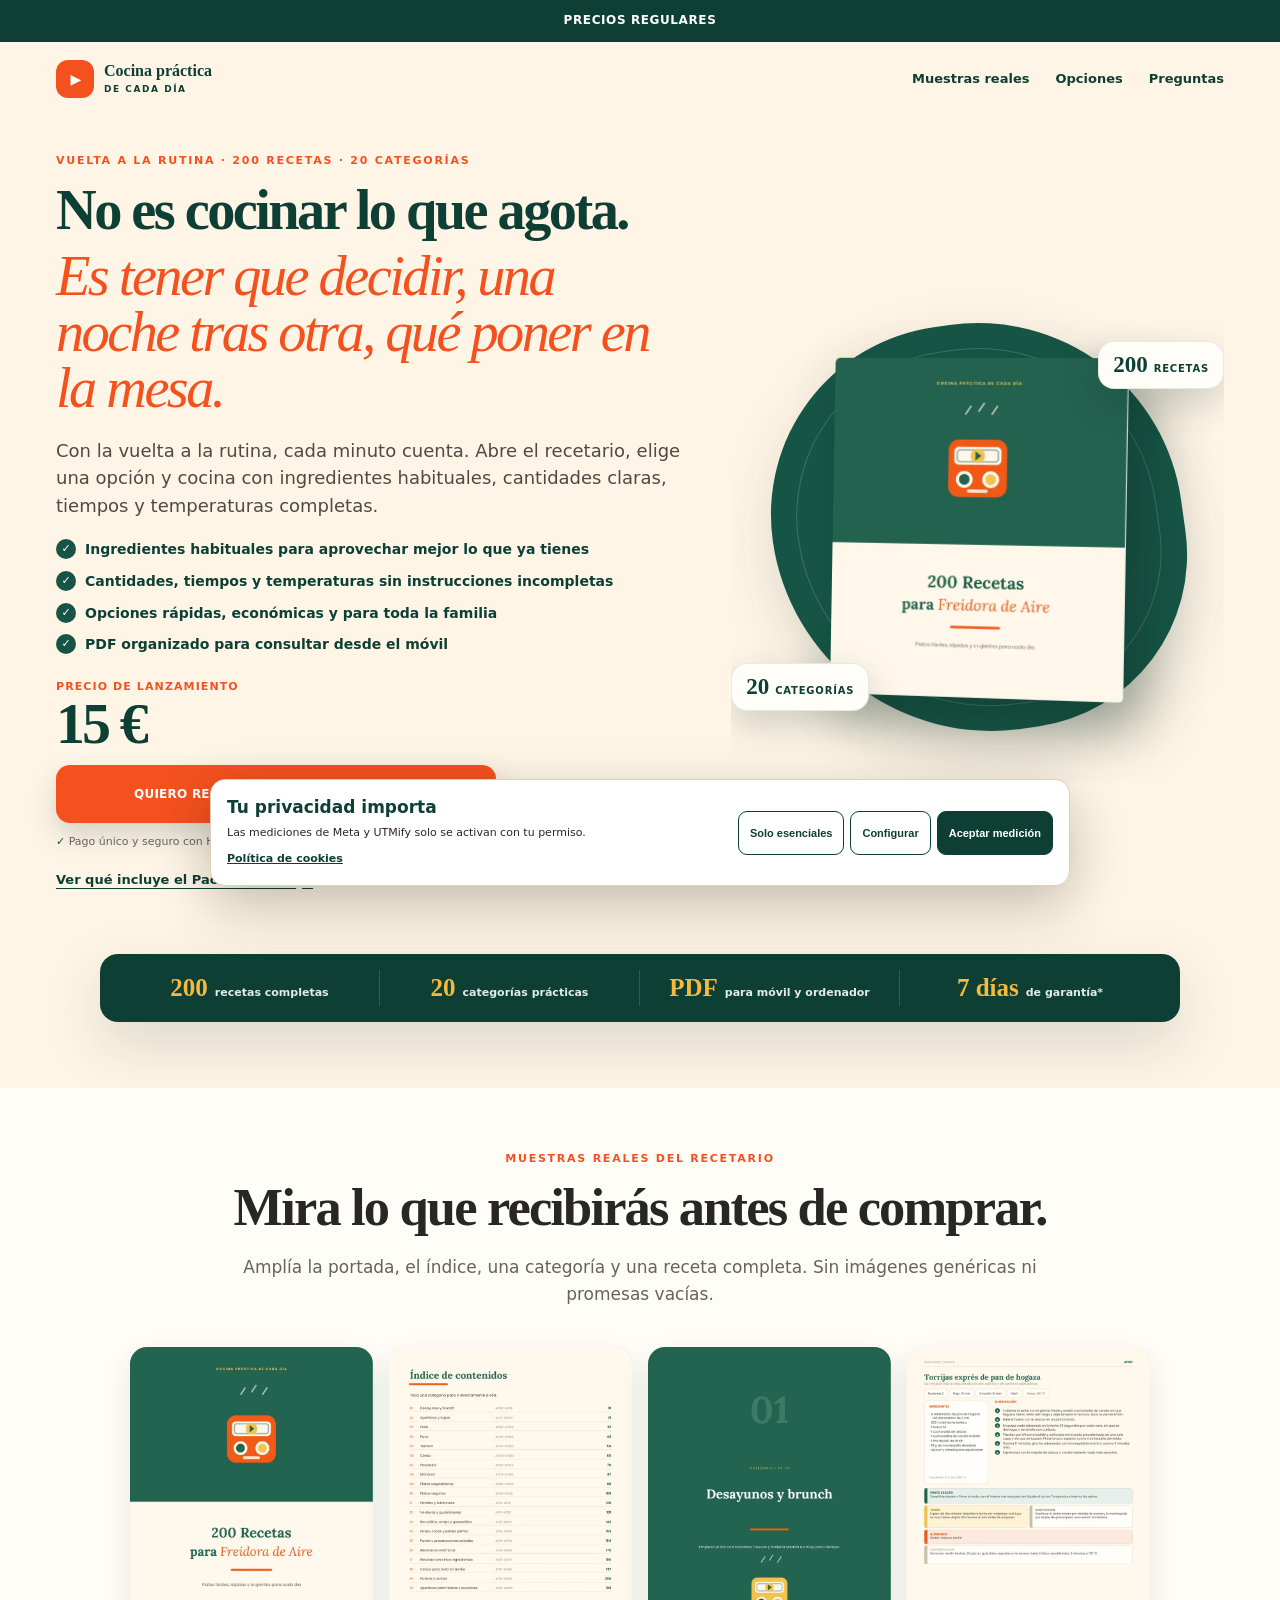
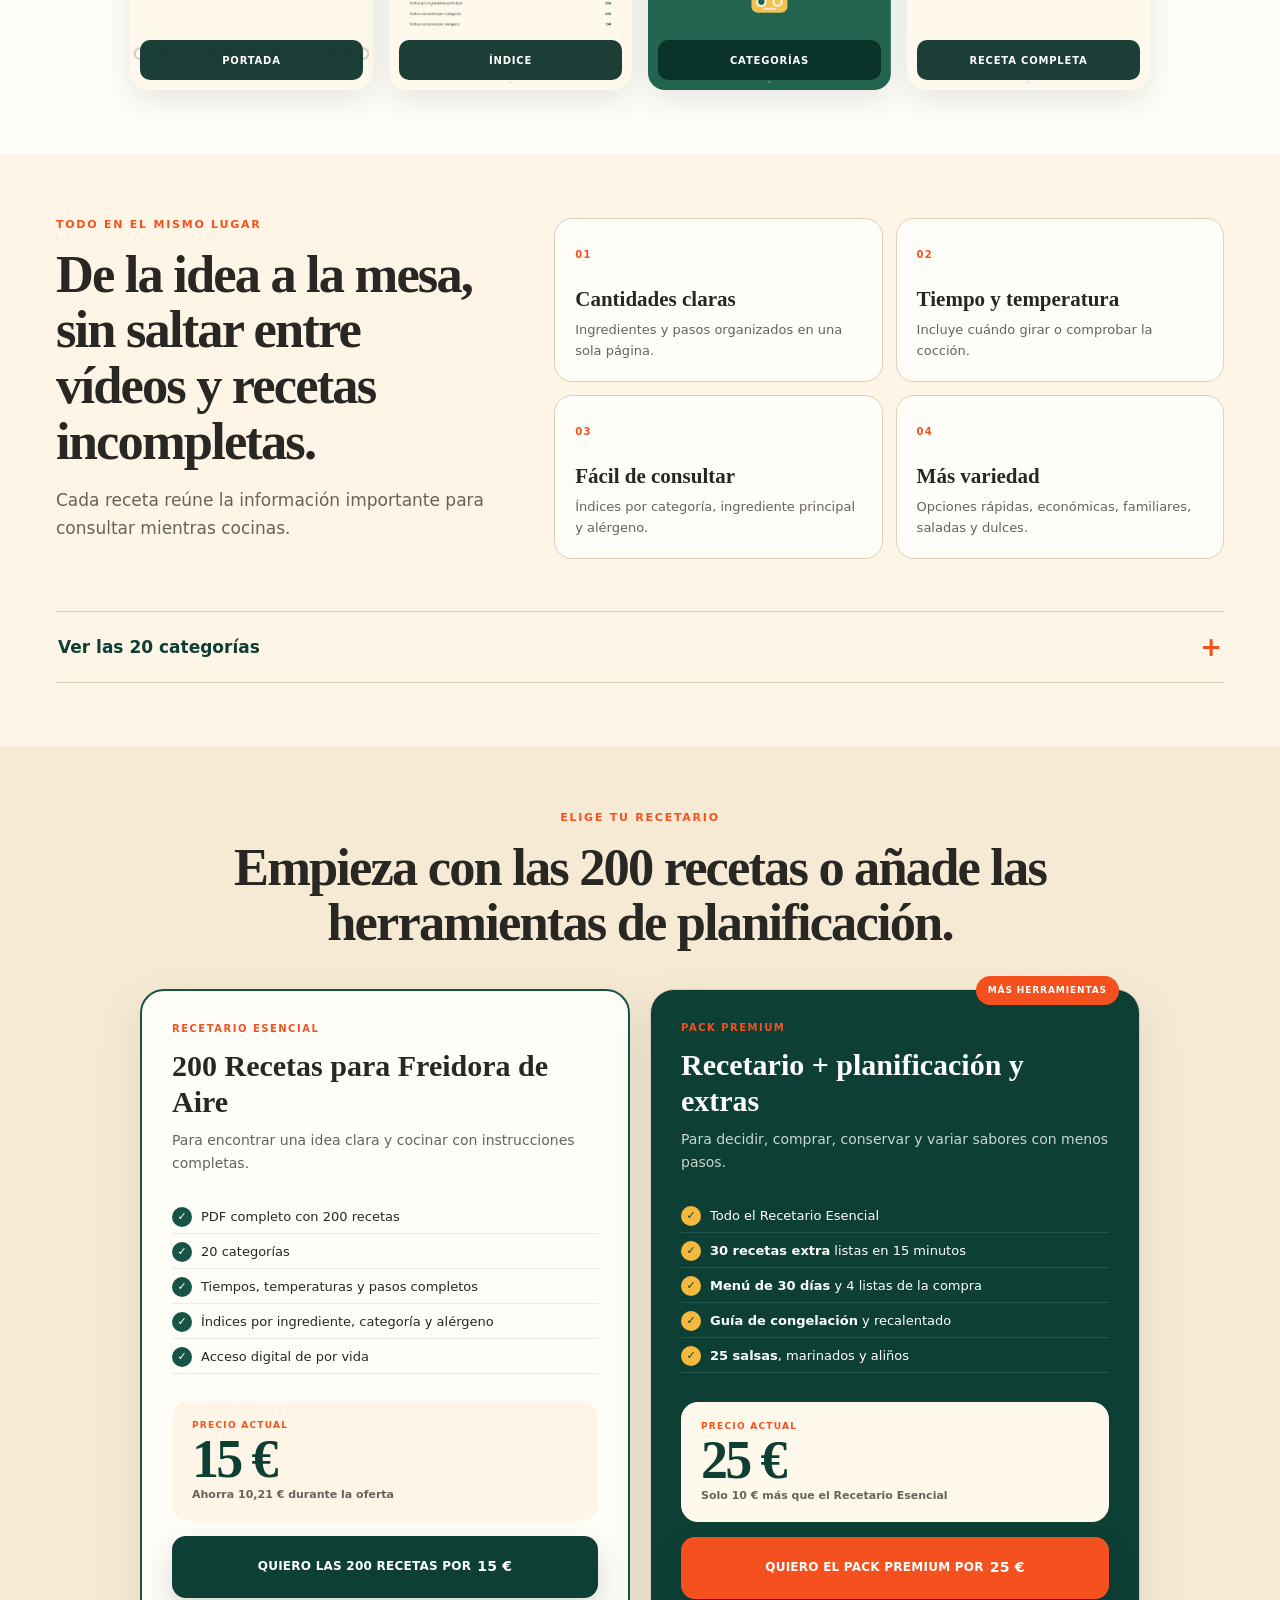
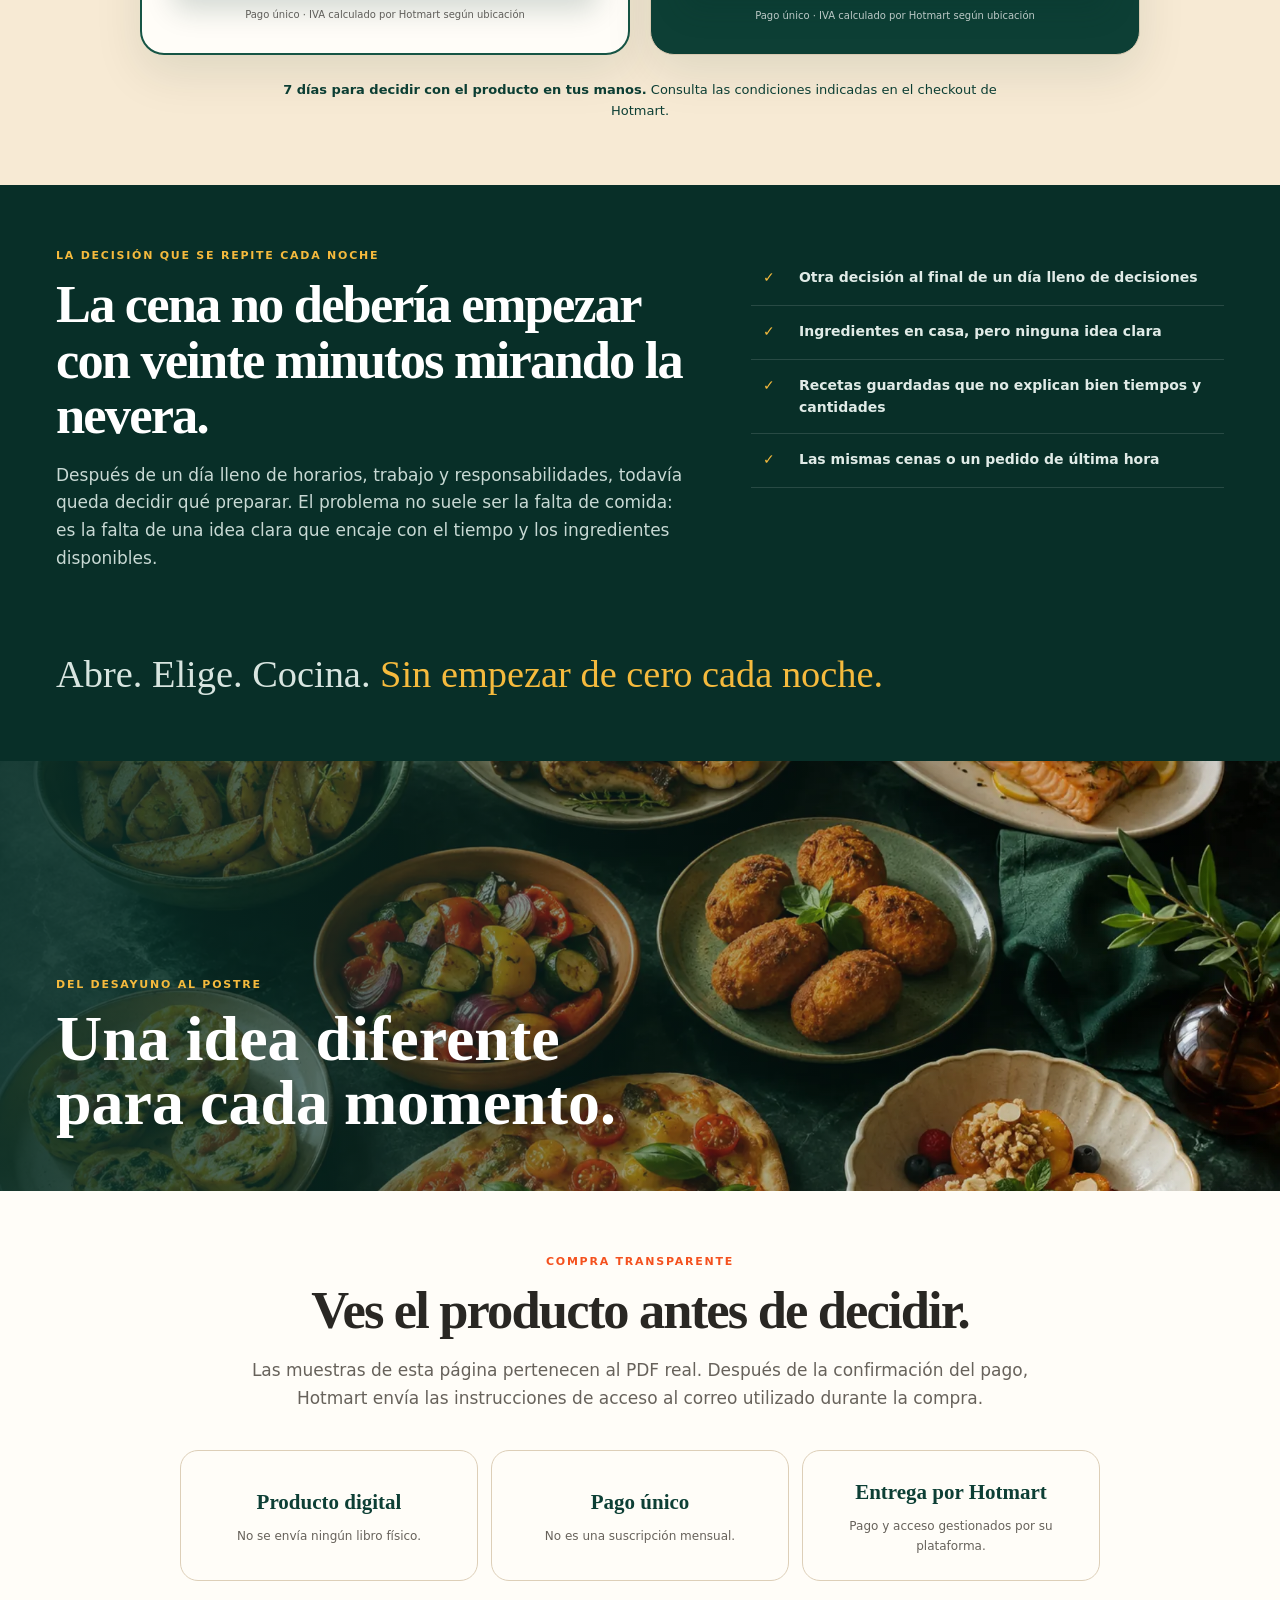
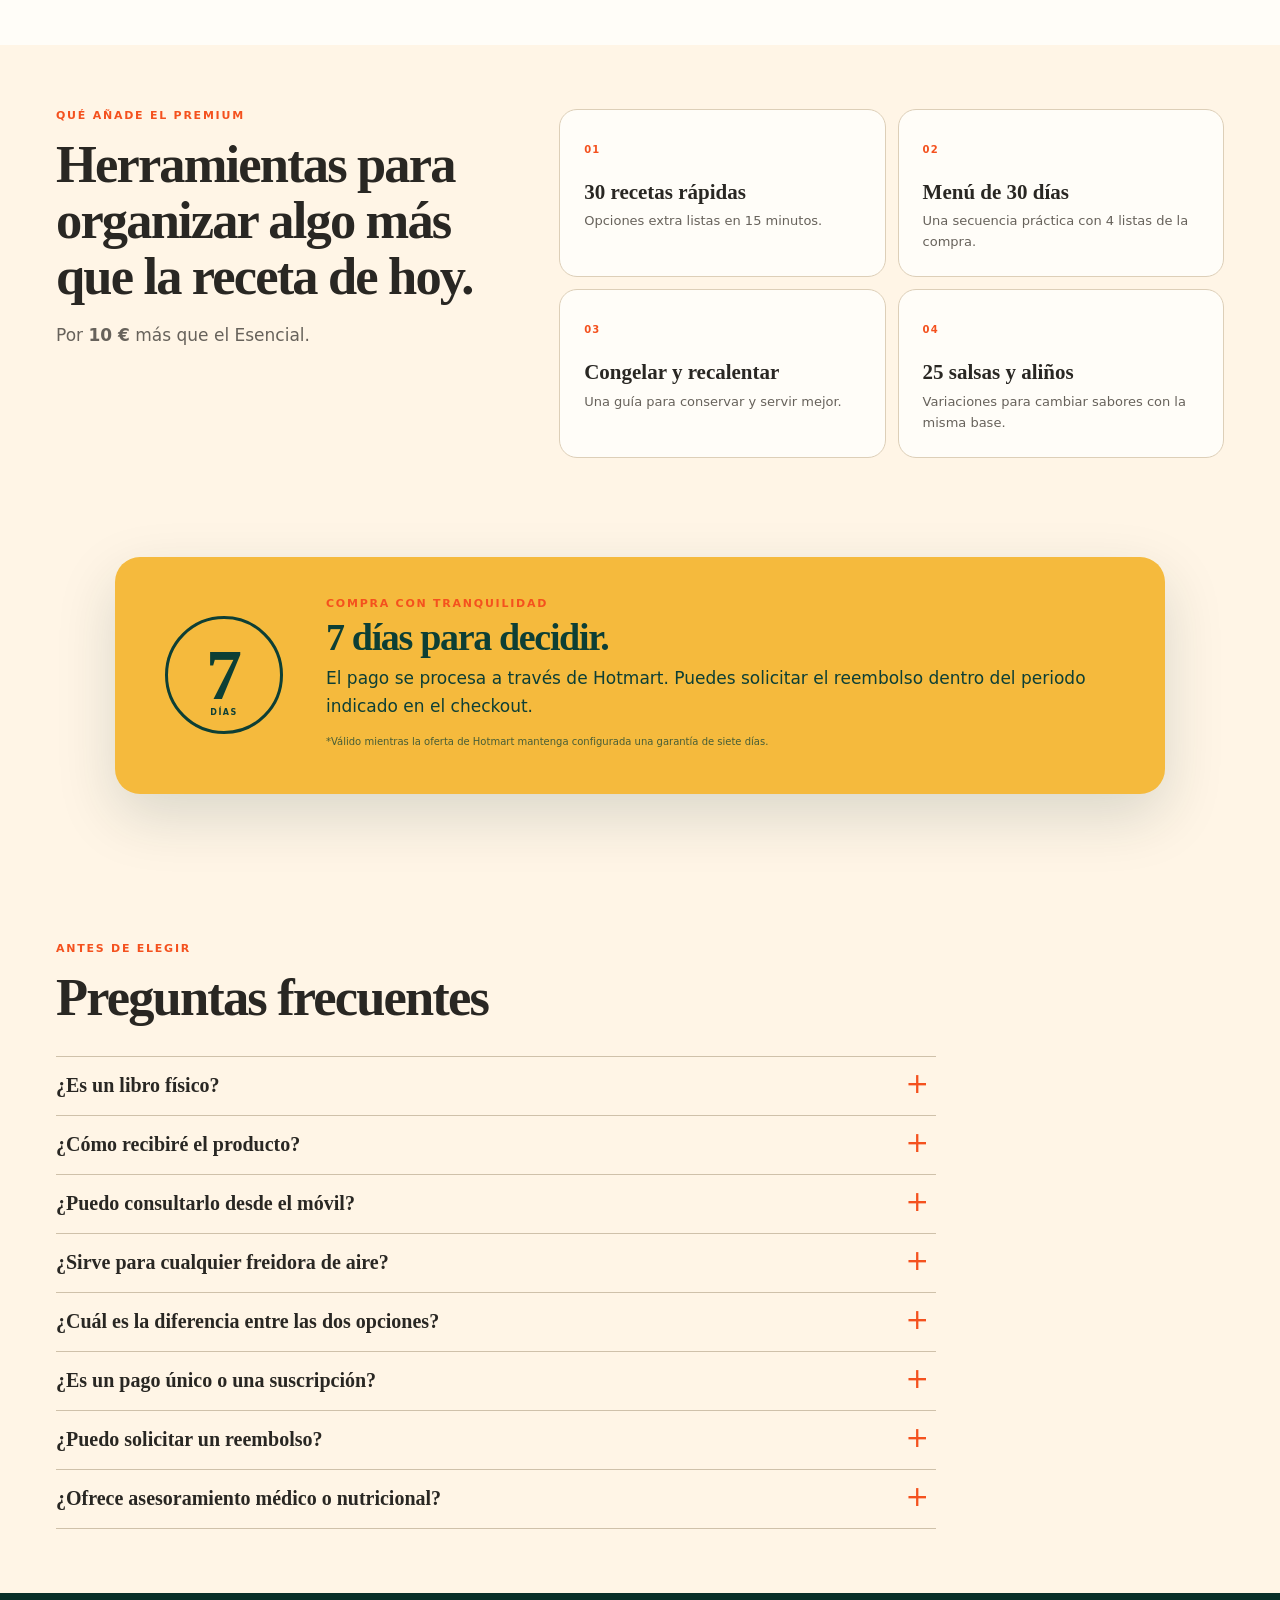
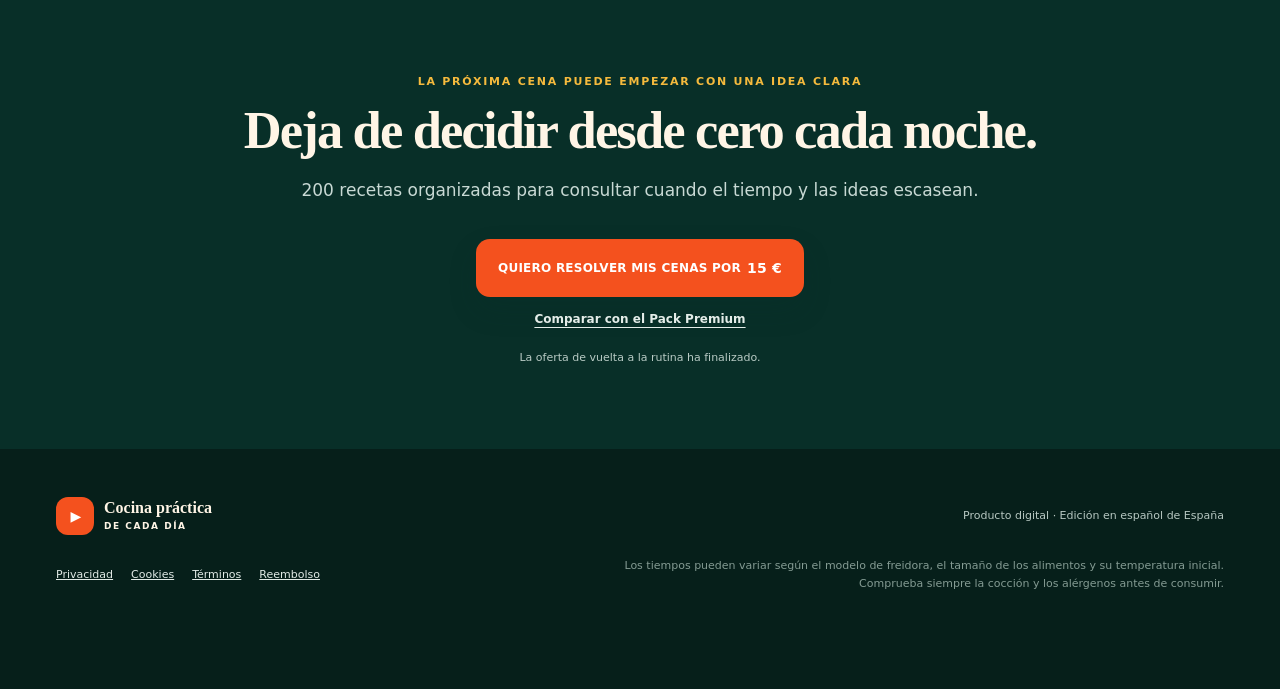
<file: index.html>
<!doctype html>
<html lang="es-ES">
<head>
  <meta charset="utf-8">
  <meta name="viewport" content="width=device-width, initial-scale=1, viewport-fit=cover">
  <meta name="theme-color" content="#0d3f35">
  <meta name="description" content="200 recetas para freidora de aire organizadas para decidir qué cocinar con ingredientes habituales, cantidades claras, tiempos y temperaturas completas.">
  <meta name="robots" content="index,follow">
  <link rel="canonical" href="https://pagina-de-vendas-airfryer-es.vercel.app/">
  <meta property="og:type" content="website">
  <meta property="og:locale" content="es_ES">
  <meta property="og:title" content="200 recetas para decidir la cena sin empezar de cero">
  <meta property="og:description" content="Abre el recetario, elige una opción y cocina con instrucciones completas desde el móvil.">
  <meta property="og:url" content="https://pagina-de-vendas-airfryer-es.vercel.app/">
  <meta property="og:image" content="https://pagina-de-vendas-airfryer-es.vercel.app/assets/cover.webp">
  <title>200 recetas para decidir la cena sin empezar de cero</title>
  <link rel="icon" href="assets/cover.webp" type="image/webp">
  <link rel="preload" href="assets/cover.webp" as="image" type="image/webp">
  <link rel="stylesheet" href="assets/styles.css?v=20260905c">
</head>
<body>
  <a class="skip-link" href="#contenido">Saltar al contenido</a>
  <aside class="launch-bar" id="launchBar" aria-label="Oferta de vuelta a la rutina">
    <span class="launch-bar__label" id="promotionLabel">OFERTA VUELTA A LA RUTINA</span>
    <span class="launch-bar__timer" id="promotionTimer">Termina en <strong id="countdown">—</strong></span>
  </aside>
  <header class="site-header">
    <a class="brand" href="#inicio" aria-label="Cocina práctica de cada día, inicio"><span class="brand__mark" aria-hidden="true">▶</span><span>Cocina práctica<br><small>de cada día</small></span></a>
    <nav aria-label="Navegación principal"><a href="#muestras">Muestras reales</a><a href="#ofertas">Opciones</a><a href="#preguntas">Preguntas</a></nav>
  </header>
  <main id="contenido">
    <section class="hero" id="inicio">
      <div class="hero__copy reveal">
        <p class="eyebrow">VUELTA A LA RUTINA · 200 RECETAS · 20 CATEGORÍAS</p>
        <h1>No es cocinar lo que agota. <em>Es tener que decidir, una noche tras otra, qué poner en la mesa.</em></h1>
        <p class="hero__lead">Con la vuelta a la rutina, cada minuto cuenta. Abre el recetario, elige una opción y cocina con ingredientes habituales, cantidades claras, tiempos y temperaturas completas.</p>
        <ul class="check-list check-list--hero"><li>Ingredientes habituales para aprovechar mejor lo que ya tienes</li><li>Cantidades, tiempos y temperaturas sin instrucciones incompletas</li><li>Opciones rápidas, económicas y para toda la familia</li><li>PDF organizado para consultar desde el móvil</li></ul>
        <div class="hero-price" aria-label="Precio del Recetario Esencial"><span>Precio de lanzamiento</span><strong data-current-price="essential">4,79 €</strong><small>Precio después del lanzamiento: <s data-standard-price="essential">15 €</s></small></div>
        <a class="button button--orange button--hero checkout-link" data-offer="essential" href="https://pay.hotmart.com/M107457113D?checkoutMode=10&amp;bid=1788626924723">QUIERO RESOLVER MIS CENAS POR <span data-cta-price="essential">4,79 €</span></a>
        <p class="microcopy trust-line"><span aria-hidden="true">✓</span> Pago único y seguro con Hotmart · IVA calculado según ubicación · 7 días de garantía</p>
        <a class="secondary-link" href="#ofertas">Ver qué incluye el Pack Premium <span aria-hidden="true">↓</span></a>
      </div>
      <div class="hero__visual reveal" aria-label="Vista del recetario digital"><div class="hero__halo" aria-hidden="true"></div><figure class="book-mockup"><img src="assets/cover.webp" width="794" height="915" alt="Portada real del recetario 200 Recetas para Freidora de Aire"></figure><div class="proof-chip proof-chip--one"><strong>200</strong><span>recetas</span></div><div class="proof-chip proof-chip--two"><strong>20</strong><span>categorías</span></div></div>
    </section>
    <section class="trust-strip" aria-label="Características del producto"><div><strong>200</strong><span>recetas completas</span></div><div><strong>20</strong><span>categorías prácticas</span></div><div><strong>PDF</strong><span>para móvil y ordenador</span></div><div><strong>7 días</strong><span>de garantía*</span></div></section>
    <section class="section samples" id="muestras">
      <div class="section__intro section__intro--center reveal"><p class="eyebrow">MUESTRAS REALES DEL RECETARIO</p><h2>Mira lo que recibirás antes de comprar.</h2><p>Amplía la portada, el índice, una categoría y una receta completa. Sin imágenes genéricas ni promesas vacías.</p></div>
      <div class="preview-grid" aria-label="Páginas reales del producto"><button class="preview-card reveal" data-preview="assets/preview-cover.webp" aria-label="Ampliar la portada real"><img src="assets/preview-cover.webp" width="760" height="1075" loading="lazy" alt="Portada real del recetario"><span>Portada</span></button><button class="preview-card reveal" data-preview="assets/preview-index.webp" aria-label="Ampliar el índice real"><img src="assets/preview-index.webp" width="760" height="1075" loading="lazy" alt="Índice real con las veinte categorías"><span>Índice</span></button><button class="preview-card reveal" data-preview="assets/preview-category.webp" aria-label="Ampliar una categoría real"><img src="assets/preview-category.webp" width="760" height="1075" loading="lazy" alt="Página divisoria real de una categoría"><span>Categorías</span></button><button class="preview-card reveal" data-preview="assets/preview-recipe.webp" aria-label="Ampliar una receta completa real"><img src="assets/preview-recipe.webp" width="760" height="1075" loading="lazy" alt="Página real de una receta con ingredientes, tiempo y temperatura"><span>Receta completa</span></button></div>
    </section>
    <section class="section included" id="contenido-libro">
      <div class="included__copy reveal"><p class="eyebrow">TODO EN EL MISMO LUGAR</p><h2>De la idea a la mesa, sin saltar entre vídeos y recetas incompletas.</h2><p>Cada receta reúne la información importante para consultar mientras cocinas.</p></div>
      <div class="benefit-grid"><article class="benefit reveal"><span>01</span><h3>Cantidades claras</h3><p>Ingredientes y pasos organizados en una sola página.</p></article><article class="benefit reveal"><span>02</span><h3>Tiempo y temperatura</h3><p>Incluye cuándo girar o comprobar la cocción.</p></article><article class="benefit reveal"><span>03</span><h3>Fácil de consultar</h3><p>Índices por categoría, ingrediente principal y alérgeno.</p></article><article class="benefit reveal"><span>04</span><h3>Más variedad</h3><p>Opciones rápidas, económicas, familiares, saladas y dulces.</p></article></div>
      <details class="categories-disclosure reveal"><summary>Ver las 20 categorías <span aria-hidden="true">+</span></summary><ol class="category-list"><li>Desayunos y brunch</li><li>Aperitivos y tapas</li><li>Pollo</li><li>Pavo</li><li>Ternera</li><li>Cerdo</li><li>Pescados</li><li>Mariscos</li><li>Platos vegetarianos</li><li>Platos veganos</li><li>Patatas y tubérculos</li><li>Verduras y guarniciones</li><li>Bocadillos, wraps y quesadillas</li><li>Pizzas, cocas y panes planos</li><li>Panes y preparaciones saladas</li><li>Recetas económicas</li><li>Recetas con cinco ingredientes</li><li>Cenas para toda la familia</li><li>Postres y dulces</li><li>Aperitivos para fiestas y reuniones</li></ol></details>
    </section>
    <section class="section offers" id="ofertas">
      <div class="section__intro section__intro--center reveal"><p class="eyebrow">ELIGE TU RECETARIO</p><h2>Empieza con las 200 recetas o añade las herramientas de planificación.</h2></div>
      <div class="offer-grid">
        <article class="offer-card offer-card--essential reveal" data-offer-card="essential"><div class="offer-card__head"><span>RECETARIO ESENCIAL</span><h3>200 Recetas para Freidora de Aire</h3><p>Para encontrar una idea clara y cocinar con instrucciones completas.</p></div><ul class="check-list"><li>PDF completo con 200 recetas</li><li>20 categorías</li><li>Tiempos, temperaturas y pasos completos</li><li>Índices por ingrediente, categoría y alérgeno</li><li>Acceso digital de por vida</li></ul><div class="price-box"><p>Precio después del lanzamiento: <s data-standard-price="essential">15 €</s></p><span>PRECIO DE LANZAMIENTO</span><strong data-current-price="essential">4,79 €</strong><small>Ahorra <span data-saving="essential">10,21 €</span> durante la oferta</small></div><a class="button button--green button--full checkout-link" data-offer="essential" href="https://pay.hotmart.com/M107457113D?checkoutMode=10&amp;bid=1788626924723">QUIERO LAS 200 RECETAS POR <span data-cta-price="essential">4,79 €</span></a><p class="offer-card__foot">Pago único · IVA calculado por Hotmart según ubicación</p></article>
        <article class="offer-card offer-card--premium reveal" data-offer-card="premium"><div class="offer-ribbon">MÁS HERRAMIENTAS</div><div class="offer-card__head"><span>PACK PREMIUM</span><h3>Recetario + planificación y extras</h3><p>Para decidir, comprar, conservar y variar sabores con menos pasos.</p></div><ul class="check-list"><li>Todo el Recetario Esencial</li><li><strong>30 recetas extra</strong> listas en 15 minutos</li><li><strong>Menú de 30 días</strong> y 4 listas de la compra</li><li><strong>Guía de congelación</strong> y recalentado</li><li><strong>25 salsas</strong>, marinados y aliños</li></ul><div class="price-box price-box--premium"><p>Precio después del lanzamiento: <s data-standard-price="premium">25 €</s></p><span>PRECIO DE LANZAMIENTO</span><strong data-current-price="premium">10,79 €</strong><small>Solo <span data-premium-difference>6,00 €</span> más que el Recetario Esencial</small></div><a class="button button--orange button--full checkout-link" data-offer="premium" href="https://pay.hotmart.com/X107457358H?checkoutMode=10&amp;bid=1788626982842">QUIERO EL PACK PREMIUM POR <span data-cta-price="premium">10,79 €</span></a><p class="offer-card__foot">Pago único · IVA calculado por Hotmart según ubicación</p></article>
      </div>
      <p class="guarantee-near-price reveal"><strong>7 días para decidir con el producto en tus manos.</strong> Consulta las condiciones indicadas en el checkout de Hotmart.</p>
    </section>
    <section class="section pain section--dark"><div class="section__intro reveal"><p class="eyebrow eyebrow--gold">LA DECISIÓN QUE SE REPITE CADA NOCHE</p><h2>La cena no debería empezar con veinte minutos mirando la nevera.</h2><p>Después de un día lleno de horarios, trabajo y responsabilidades, todavía queda decidir qué preparar. El problema no suele ser la falta de comida: es la falta de una idea clara que encaje con el tiempo y los ingredientes disponibles.</p></div><ul class="pain-list reveal"><li>Otra decisión al final de un día lleno de decisiones</li><li>Ingredientes en casa, pero ninguna idea clara</li><li>Recetas guardadas que no explican bien tiempos y cantidades</li><li>Las mismas cenas o un pedido de última hora</li></ul><p class="bridge reveal">Abre. Elige. Cocina. <strong>Sin empezar de cero cada noche.</strong></p></section>
    <section class="food-break" aria-label="Variedad de platos para freidora de aire"><img src="assets/food-spread.webp" width="1536" height="1024" loading="lazy" alt="Selección variada de platos preparados en freidora de aire"><div class="food-break__copy reveal"><span>DEL DESAYUNO AL POSTRE</span><strong>Una idea diferente para cada momento.</strong></div></section>
    <section class="section transparency"><div class="section__intro section__intro--center reveal"><p class="eyebrow">COMPRA TRANSPARENTE</p><h2>Ves el producto antes de decidir.</h2><p>Las muestras de esta página pertenecen al PDF real. Después de la confirmación del pago, Hotmart envía las instrucciones de acceso al correo utilizado durante la compra.</p></div><div class="transparency-grid"><article><strong>Producto digital</strong><span>No se envía ningún libro físico.</span></article><article><strong>Pago único</strong><span>No es una suscripción mensual.</span></article><article><strong>Entrega por Hotmart</strong><span>Pago y acceso gestionados por su plataforma.</span></article></div></section>
    <section class="section behind" id="responsable" hidden><div class="behind__card"><p class="eyebrow">QUIÉN ESTÁ DETRÁS</p><h2 data-brand-name></h2><p data-brand-description></p><p>Soporte: <a data-support-email></a></p><small>El pago y el acceso se gestionan a través de Hotmart.</small></div></section>
    <section class="section premium-details"><div class="section__intro reveal"><p class="eyebrow">QUÉ AÑADE EL PREMIUM</p><h2>Herramientas para organizar algo más que la receta de hoy.</h2><p>Por <strong data-premium-difference>6,00 €</strong> más que el Esencial.</p></div><div class="premium-grid"><article class="premium-item reveal"><span>01</span><h3>30 recetas rápidas</h3><p>Opciones extra listas en 15 minutos.</p></article><article class="premium-item reveal"><span>02</span><h3>Menú de 30 días</h3><p>Una secuencia práctica con 4 listas de la compra.</p></article><article class="premium-item reveal"><span>03</span><h3>Congelar y recalentar</h3><p>Una guía para conservar y servir mejor.</p></article><article class="premium-item reveal"><span>04</span><h3>25 salsas y aliños</h3><p>Variaciones para cambiar sabores con la misma base.</p></article></div></section>
    <section class="guarantee"><div class="guarantee__seal" aria-hidden="true">7</div><div><p class="eyebrow">COMPRA CON TRANQUILIDAD</p><h2>7 días para decidir.</h2><p>El pago se procesa a través de Hotmart. Puedes solicitar el reembolso dentro del periodo indicado en el checkout.</p><small>*Válido mientras la oferta de Hotmart mantenga configurada una garantía de siete días.</small></div></section>
    <section class="section faq" id="preguntas"><div class="section__intro reveal"><p class="eyebrow">ANTES DE ELEGIR</p><h2>Preguntas frecuentes</h2></div><div class="accordion"><details><summary>¿Es un libro físico?</summary><p>No. Es un producto digital en formato PDF. No se envía ningún artículo por correo postal.</p></details><details><summary>¿Cómo recibiré el producto?</summary><p>Después de la confirmación del pago, Hotmart enviará las instrucciones de acceso al correo utilizado durante la compra.</p></details><details><summary>¿Puedo consultarlo desde el móvil?</summary><p>Sí. El PDF puede consultarse desde un móvil, una tableta o un ordenador compatible con archivos PDF.</p></details><details><summary>¿Sirve para cualquier freidora de aire?</summary><p>Está pensado para modelos domésticos habituales. La potencia, el tamaño de la cesta y el grosor de los alimentos pueden cambiar ligeramente el tiempo, por lo que conviene comprobar la cocción.</p></details><details><summary>¿Cuál es la diferencia entre las dos opciones?</summary><p>El Esencial incluye las 200 recetas. El Premium añade 30 recetas rápidas, un menú de 30 días con cuatro listas, una guía de congelación y recalentado y 25 salsas, marinados y aliños.</p></details><details><summary>¿Es un pago único o una suscripción?</summary><p>Es un único pago. No se trata de una suscripción mensual.</p></details><details><summary>¿Puedo solicitar un reembolso?</summary><p>Sí, dentro del periodo de garantía indicado en el checkout de Hotmart.</p></details><details><summary>¿Ofrece asesoramiento médico o nutricional?</summary><p>No. El contenido tiene una finalidad culinaria e informativa y no sustituye el asesoramiento de profesionales de la salud.</p></details></div></section>
    <section class="final-cta"><div class="final-cta__copy reveal"><p class="eyebrow eyebrow--gold">LA PRÓXIMA CENA PUEDE EMPEZAR CON UNA IDEA CLARA</p><h2>Deja de decidir desde cero cada noche.</h2><p>200 recetas organizadas para consultar cuando el tiempo y las ideas escasean.</p></div><a class="button button--orange checkout-link" data-offer="essential" href="https://pay.hotmart.com/M107457113D?checkoutMode=10&amp;bid=1788626924723">QUIERO RESOLVER MIS CENAS POR <span data-cta-price="essential">4,79 €</span></a><a class="final-premium-link" href="#ofertas">Comparar con el Pack Premium</a><p class="final-cta__deadline" id="finalDeadline">Oferta disponible hasta la fecha indicada arriba.</p></section>
  </main>
  <footer><a class="brand brand--footer" href="#inicio"><span class="brand__mark" aria-hidden="true">▶</span><span>Cocina práctica<br><small>de cada día</small></span></a><p>Producto digital · Edición en español de España</p><nav aria-label="Información legal"><a href="privacidad.html">Privacidad</a><a href="cookies.html">Cookies</a><a href="terminos.html">Términos</a><a href="reembolso.html">Reembolso</a></nav><p class="legal-copy">Los tiempos pueden variar según el modelo de freidora, el tamaño de los alimentos y su temperatura inicial. Comprueba siempre la cocción y los alérgenos antes de consumir.</p></footer>
  <div class="mobile-buy" id="mobileBuy" aria-label="Comprar el Recetario Esencial"><span><strong>200 recetas</strong><small>Precio: <b data-current-price="essential">4,79 €</b></small></span><a class="checkout-link" data-offer="essential" href="https://pay.hotmart.com/M107457113D?checkoutMode=10&amp;bid=1788626924723">COMPRAR AHORA</a></div>
  <dialog class="preview-modal" id="previewModal" aria-label="Vista ampliada del recetario"><button class="preview-modal__close" type="button" aria-label="Cerrar vista ampliada">×</button><img src="assets/preview-cover.webp" alt="Vista ampliada de una página real del recetario"></dialog>
  <aside class="cookie-banner" id="cookieBanner" aria-label="Preferencias de cookies" hidden><div class="cookie-banner__copy"><strong>Tu privacidad importa</strong><p>Las mediciones de Meta y UTMify solo se activan con tu permiso.</p><a href="cookies.html">Política de cookies</a></div><div class="cookie-banner__details" id="cookieDetails" hidden><p>Puedes navegar con funciones esenciales o permitir medición para atribuir campañas y mejorar la página.</p></div><div class="cookie-banner__actions"><button type="button" data-consent="essential">Solo esenciales</button><button type="button" data-configure aria-expanded="false" aria-controls="cookieDetails">Configurar</button><button type="button" data-consent="marketing">Aceptar medición</button></div></aside>
  <script src="assets/config.js?v=20260905c"></script>
  <script src="assets/app.js?v=20260905c" defer></script>
</body>
</html>
</file>
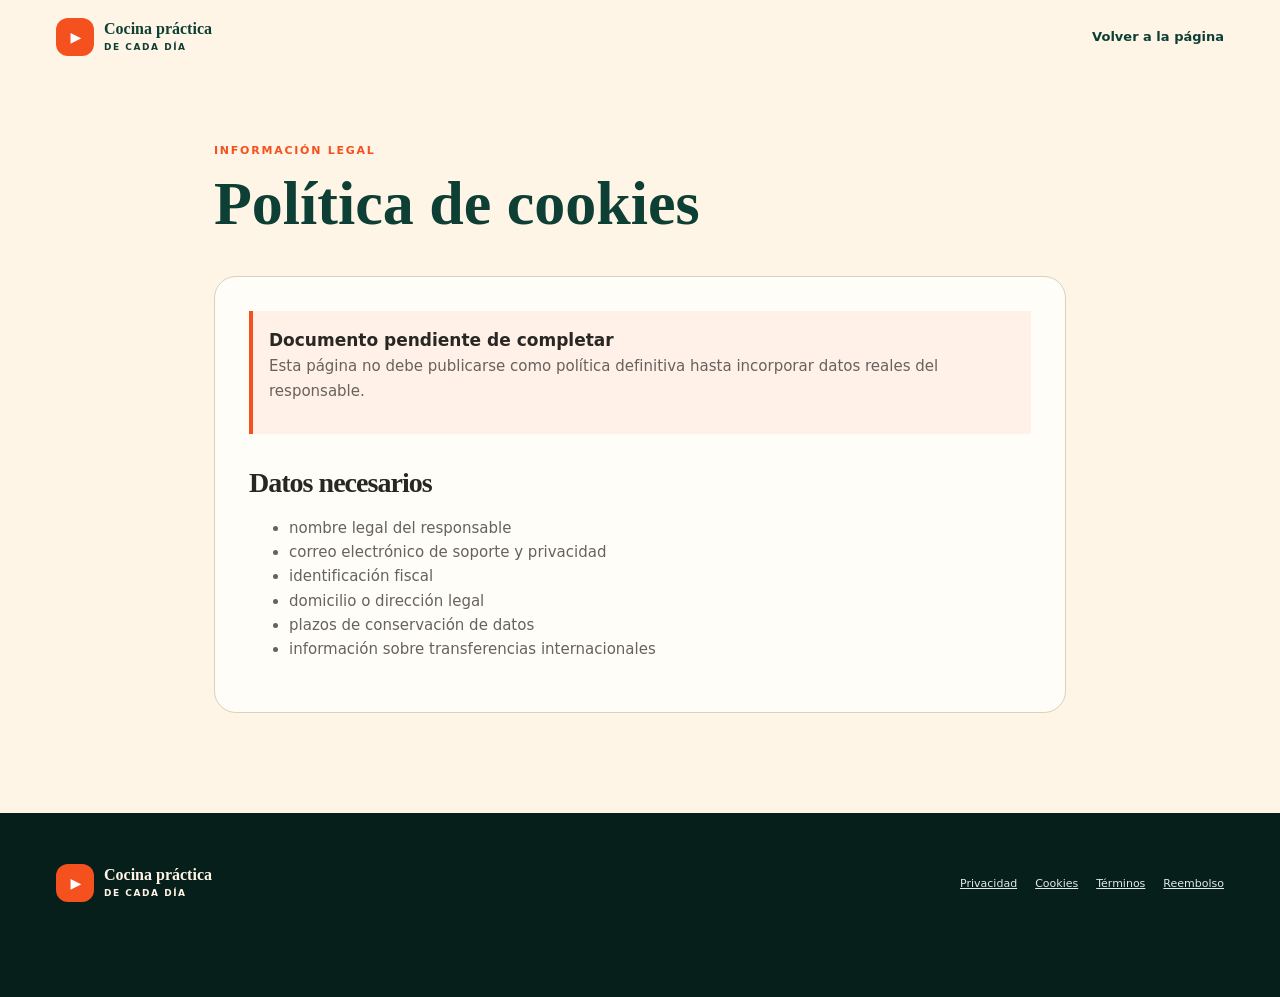
<file: cookies.html>
<!doctype html>
<html lang="es-ES">
<head>
  <meta charset="utf-8">
  <meta name="viewport" content="width=device-width, initial-scale=1">
  <meta name="robots" content="noindex,nofollow">
  <meta name="theme-color" content="#0d3f35">
  <title>Política de cookies | Cocina práctica de cada día</title>
  <link rel="icon" href="assets/cover.webp" type="image/webp">
  <link rel="stylesheet" href="assets/styles.css?v=20260905c">
</head>
<body class="legal-page" data-legal-page="cookies">
  <a class="skip-link" href="#contenido-legal">Saltar al contenido</a>
  <header class="site-header"><a class="brand" href="index.html"><span class="brand__mark" aria-hidden="true">▶</span><span>Cocina práctica<br><small>de cada día</small></span></a><nav aria-label="Navegación"><a href="index.html">Volver a la página</a></nav></header>
  <main class="legal-main" id="contenido-legal"><p class="eyebrow">INFORMACIÓN LEGAL</p><h1 data-legal-title>Política de cookies</h1><article class="legal-content" data-legal-content></article></main>
  <footer><a class="brand brand--footer" href="index.html"><span class="brand__mark" aria-hidden="true">▶</span><span>Cocina práctica<br><small>de cada día</small></span></a><nav aria-label="Información legal"><a href="privacidad.html">Privacidad</a><a href="cookies.html">Cookies</a><a href="terminos.html">Términos</a><a href="reembolso.html">Reembolso</a></nav></footer>
  <script src="assets/config.js?v=20260905c"></script>
  <script src="assets/legal.js?v=20260905c"></script>
</body>
</html>
</file>
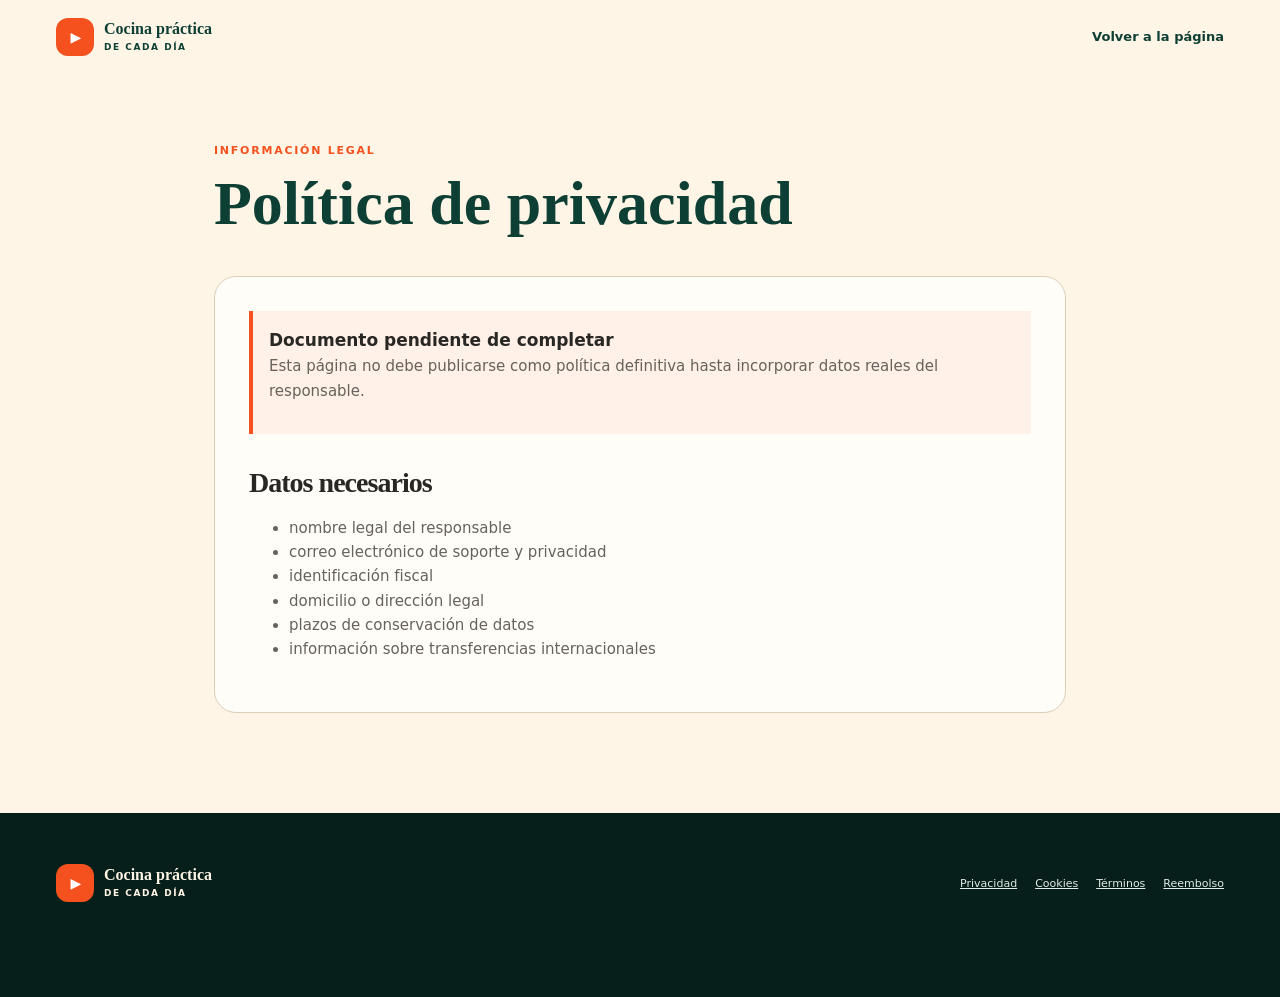
<file: privacidad.html>
<!doctype html>
<html lang="es-ES">
<head>
  <meta charset="utf-8">
  <meta name="viewport" content="width=device-width, initial-scale=1">
  <meta name="robots" content="noindex,nofollow">
  <meta name="theme-color" content="#0d3f35">
  <title>Política de privacidad | Cocina práctica de cada día</title>
  <link rel="icon" href="assets/cover.webp" type="image/webp">
  <link rel="stylesheet" href="assets/styles.css?v=20260905c">
</head>
<body class="legal-page" data-legal-page="privacy">
  <a class="skip-link" href="#contenido-legal">Saltar al contenido</a>
  <header class="site-header"><a class="brand" href="index.html"><span class="brand__mark" aria-hidden="true">▶</span><span>Cocina práctica<br><small>de cada día</small></span></a><nav aria-label="Navegación"><a href="index.html">Volver a la página</a></nav></header>
  <main class="legal-main" id="contenido-legal"><p class="eyebrow">INFORMACIÓN LEGAL</p><h1 data-legal-title>Política de privacidad</h1><article class="legal-content" data-legal-content></article></main>
  <footer><a class="brand brand--footer" href="index.html"><span class="brand__mark" aria-hidden="true">▶</span><span>Cocina práctica<br><small>de cada día</small></span></a><nav aria-label="Información legal"><a href="privacidad.html">Privacidad</a><a href="cookies.html">Cookies</a><a href="terminos.html">Términos</a><a href="reembolso.html">Reembolso</a></nav></footer>
  <script src="assets/config.js?v=20260905c"></script>
  <script src="assets/legal.js?v=20260905c"></script>
</body>
</html>
</file>
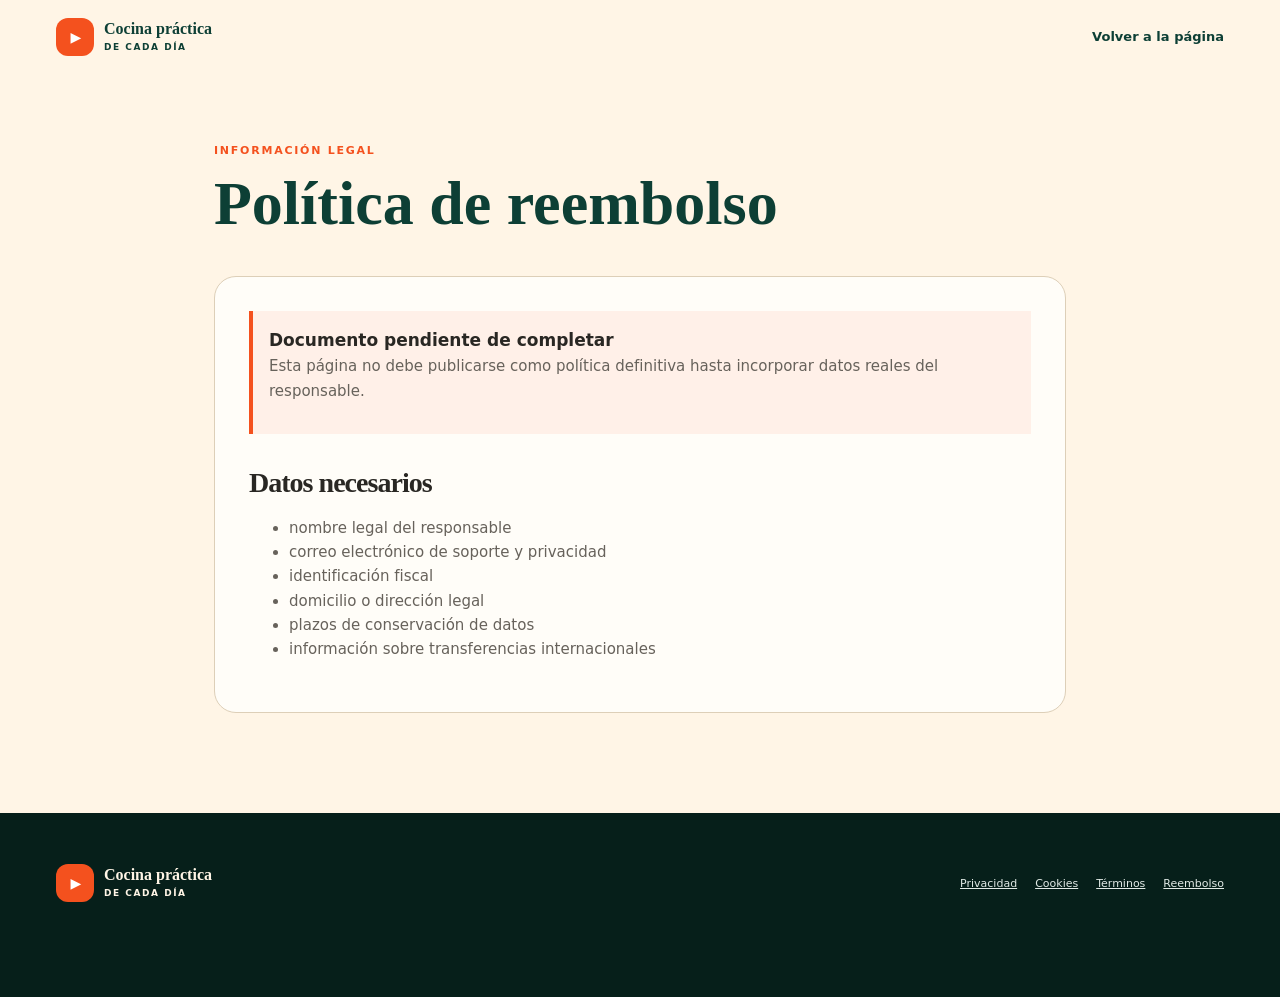
<file: reembolso.html>
<!doctype html>
<html lang="es-ES">
<head>
  <meta charset="utf-8">
  <meta name="viewport" content="width=device-width, initial-scale=1">
  <meta name="robots" content="noindex,nofollow">
  <meta name="theme-color" content="#0d3f35">
  <title>Política de reembolso | Cocina práctica de cada día</title>
  <link rel="icon" href="assets/cover.webp" type="image/webp">
  <link rel="stylesheet" href="assets/styles.css?v=20260905c">
</head>
<body class="legal-page" data-legal-page="refund">
  <a class="skip-link" href="#contenido-legal">Saltar al contenido</a>
  <header class="site-header"><a class="brand" href="index.html"><span class="brand__mark" aria-hidden="true">▶</span><span>Cocina práctica<br><small>de cada día</small></span></a><nav aria-label="Navegación"><a href="index.html">Volver a la página</a></nav></header>
  <main class="legal-main" id="contenido-legal"><p class="eyebrow">INFORMACIÓN LEGAL</p><h1 data-legal-title>Política de reembolso</h1><article class="legal-content" data-legal-content></article></main>
  <footer><a class="brand brand--footer" href="index.html"><span class="brand__mark" aria-hidden="true">▶</span><span>Cocina práctica<br><small>de cada día</small></span></a><nav aria-label="Información legal"><a href="privacidad.html">Privacidad</a><a href="cookies.html">Cookies</a><a href="terminos.html">Términos</a><a href="reembolso.html">Reembolso</a></nav></footer>
  <script src="assets/config.js?v=20260905c"></script>
  <script src="assets/legal.js?v=20260905c"></script>
</body>
</html>
</file>
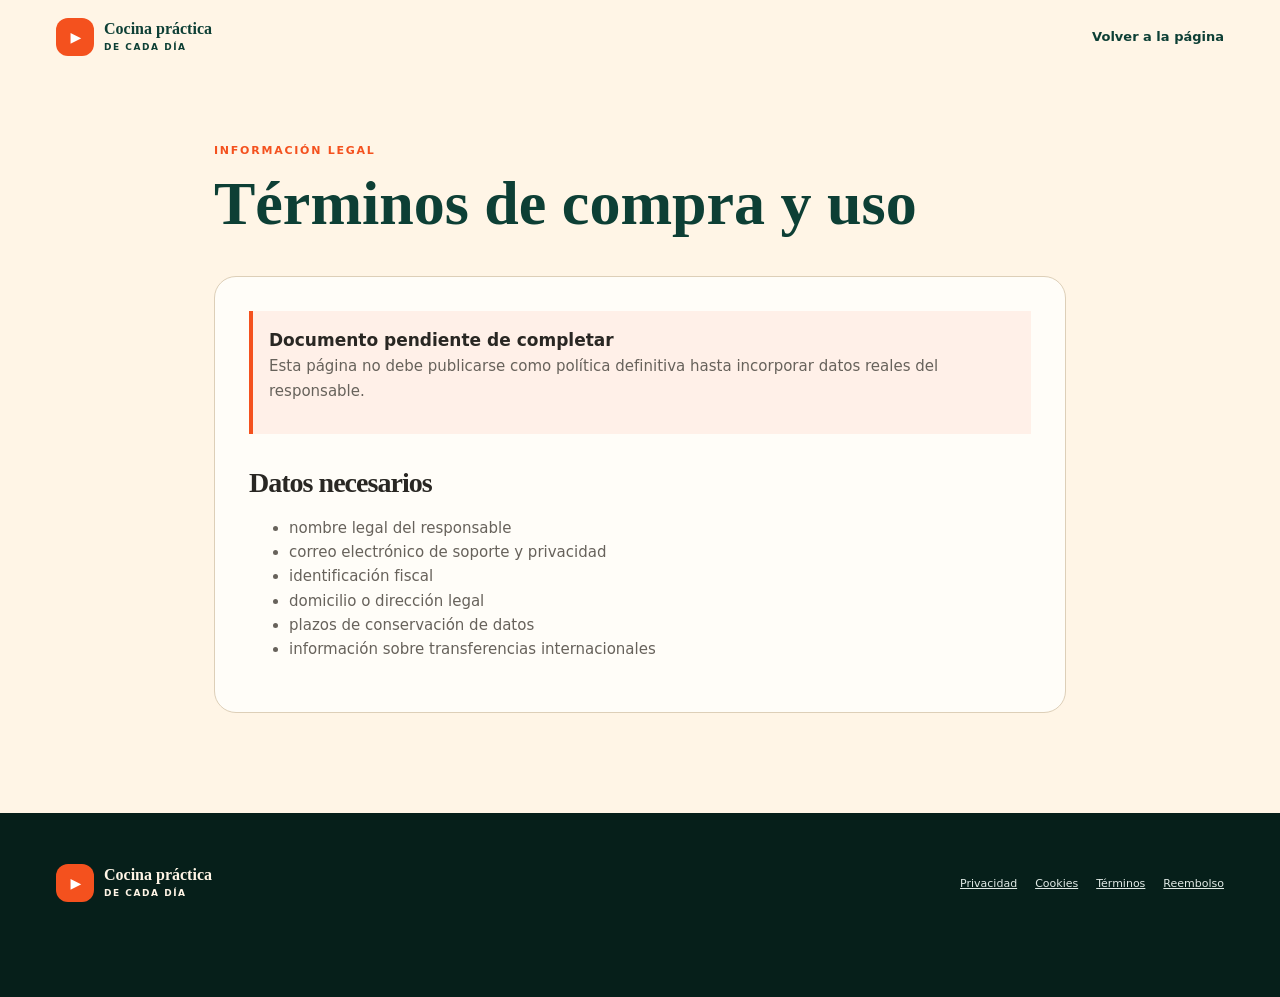
<file: terminos.html>
<!doctype html>
<html lang="es-ES">
<head>
  <meta charset="utf-8">
  <meta name="viewport" content="width=device-width, initial-scale=1">
  <meta name="robots" content="noindex,nofollow">
  <meta name="theme-color" content="#0d3f35">
  <title>Términos de compra y uso | Cocina práctica de cada día</title>
  <link rel="icon" href="assets/cover.webp" type="image/webp">
  <link rel="stylesheet" href="assets/styles.css?v=20260905c">
</head>
<body class="legal-page" data-legal-page="terms">
  <a class="skip-link" href="#contenido-legal">Saltar al contenido</a>
  <header class="site-header"><a class="brand" href="index.html"><span class="brand__mark" aria-hidden="true">▶</span><span>Cocina práctica<br><small>de cada día</small></span></a><nav aria-label="Navegación"><a href="index.html">Volver a la página</a></nav></header>
  <main class="legal-main" id="contenido-legal"><p class="eyebrow">INFORMACIÓN LEGAL</p><h1 data-legal-title>Términos de compra y uso</h1><article class="legal-content" data-legal-content></article></main>
  <footer><a class="brand brand--footer" href="index.html"><span class="brand__mark" aria-hidden="true">▶</span><span>Cocina práctica<br><small>de cada día</small></span></a><nav aria-label="Información legal"><a href="privacidad.html">Privacidad</a><a href="cookies.html">Cookies</a><a href="terminos.html">Términos</a><a href="reembolso.html">Reembolso</a></nav></footer>
  <script src="assets/config.js?v=20260905c"></script>
  <script src="assets/legal.js?v=20260905c"></script>
</body>
</html>
</file>
<file: assets/styles.css>
:root {
  --green: #165545;
  --green-dark: #0d3f35;
  --green-deep: #082f28;
  --cream: #fff5e6;
  --cream-2: #f7ead4;
  --orange: #f4511e;
  --gold: #f5ba3d;
  --ink: #292723;
  --muted: #67625b;
  --white: #fffdf8;
  --border: #ddcfb8;
  --radius: 22px;
  --shadow: 0 22px 60px rgba(8, 47, 40, .15);
  --serif: Georgia, "Times New Roman", serif;
  --sans: Inter, ui-sans-serif, system-ui, -apple-system, BlinkMacSystemFont, "Segoe UI", sans-serif;
}

* { box-sizing: border-box; }
html { scroll-behavior: smooth; scroll-padding-top: 100px; }
body { margin: 0; background: var(--cream); color: var(--ink); font: 400 17px/1.62 var(--sans); overflow-x: hidden; }
body.modal-open { overflow: hidden; }
img { display: block; max-width: 100%; }
a { color: inherit; }
button, a { touch-action: manipulation; }
h1, h2, h3, p { margin-top: 0; }
h1, h2, h3 { font-family: var(--serif); }
h2 { margin-bottom: 18px; font-size: clamp(36px, 4.1vw, 58px); line-height: 1.06; letter-spacing: -.035em; }
h3 { margin-bottom: 10px; font-size: 23px; line-height: 1.18; }
[hidden] { display: none !important; }

.skip-link { position: fixed; z-index: 999; left: 1rem; top: -5rem; border-radius: 8px; padding: .8rem 1rem; background: #fff; color: #111; }
.skip-link:focus { top: 1rem; }
.button:focus-visible, button:focus-visible, a:focus-visible, summary:focus-visible { outline: 3px solid var(--gold); outline-offset: 3px; }

.launch-bar { position: relative; z-index: 20; min-height: 42px; padding: 8px 16px; display: flex; align-items: center; justify-content: center; gap: 18px; background: var(--orange); color: #fff; font-size: 12px; letter-spacing: .05em; text-align: center; }
.launch-bar__label { font-weight: 900; }
.launch-bar__timer { padding-left: 18px; border-left: 1px solid rgba(255, 255, 255, .45); }
.launch-bar__timer strong { white-space: nowrap; font-variant-numeric: tabular-nums; }
.launch-bar.expired { background: var(--green-dark); }

.site-header { max-width: 1220px; height: 74px; margin: auto; padding: 0 26px; display: flex; align-items: center; justify-content: space-between; }
.brand { display: inline-flex; align-items: center; gap: 10px; color: var(--green-dark); font: 700 16px/1.02 var(--serif); text-decoration: none; }
.brand small { font: 800 9px/1 var(--sans); letter-spacing: .17em; text-transform: uppercase; }
.brand__mark { width: 38px; height: 38px; border-radius: 12px; display: grid; place-items: center; padding-left: 2px; background: var(--orange); color: #fff; font: 900 14px var(--sans); }
.site-header nav { display: flex; gap: 26px; }
.site-header nav a { color: var(--green-dark); font-size: 13px; font-weight: 800; text-decoration: none; }
.site-header nav a:hover { color: var(--orange); }

.hero { max-width: 1220px; min-height: 690px; margin: auto; padding: 38px 26px 52px; display: grid; grid-template-columns: 1.12fr .88fr; gap: 48px; align-items: center; }
.hero__copy { position: relative; z-index: 2; }
.eyebrow { margin: 0 0 14px; color: var(--orange); font-size: 11px; line-height: 1.3; font-weight: 900; letter-spacing: .16em; }
.eyebrow--gold { color: var(--gold); }
.hero h1 { max-width: 740px; margin-bottom: 20px; color: var(--green-dark); font-size: clamp(46px, 4.4vw, 60px); line-height: 1; letter-spacing: -.045em; }
.hero h1 em { display: block; margin-top: 9px; color: var(--orange); font-weight: 400; }
.hero__lead { max-width: 680px; margin-bottom: 18px; color: #4e4a44; font-size: 18px; line-height: 1.55; }
.check-list { margin: 0 0 22px; padding: 0; list-style: none; }
.check-list li { position: relative; margin: 9px 0; padding-left: 29px; }
.check-list li::before { content: "✓"; position: absolute; left: 0; top: .1em; width: 20px; height: 20px; border-radius: 50%; display: grid; place-items: center; background: var(--green); color: #fff; font-size: 11px; font-weight: 900; }
.check-list--hero { color: var(--green-dark); font-size: 14px; font-weight: 700; }
.hero-price { margin: 22px 0 14px; display: grid; width: fit-content; }
.hero-price > span { color: var(--orange); font-size: 11px; font-weight: 900; letter-spacing: .1em; text-transform: uppercase; }
.hero-price strong { color: var(--green-dark); font: 700 58px/.95 var(--serif); letter-spacing: -.05em; }
.hero-price small { margin-top: 5px; color: var(--muted); font-size: 12px; }
.hero-price s { text-decoration-thickness: 2px; }

.button { min-height: 58px; padding: 14px 22px; border: 0; border-radius: 14px; display: inline-flex; align-items: center; justify-content: center; gap: 6px; box-shadow: 0 13px 28px rgba(8, 47, 40, .17); font: 900 12px/1.2 var(--sans); letter-spacing: .02em; text-align: center; text-decoration: none; transition: transform .18s ease, box-shadow .18s ease, filter .18s ease; }
.button span { white-space: nowrap; font-size: 14px; }
.button:hover { transform: translateY(-2px); box-shadow: 0 17px 32px rgba(8, 47, 40, .22); filter: saturate(1.08); }
.button--green { background: var(--green-dark); color: #fff; }
.button--orange { background: var(--orange); color: #fff; }
.button--full { width: 100%; min-height: 62px; }
.button--hero { min-width: min(100%, 440px); }
.microcopy { margin: 10px 0 7px; color: var(--muted); font-size: 11px; }
.trust-line > span { color: var(--green); font-weight: 900; }
.secondary-link { min-height: 44px; display: inline-flex; align-items: center; gap: 6px; color: var(--green-dark); font-size: 13px; font-weight: 800; text-underline-offset: 4px; }

.hero__visual { position: relative; min-height: 510px; display: grid; place-items: center; overflow: clip; }
.hero__halo { position: absolute; width: 410px; height: 410px; border-radius: 48% 52% 44% 56%; background: var(--green); transform: rotate(-8deg); box-shadow: var(--shadow); }
.hero__halo::after { content: ""; position: absolute; inset: 25px; border: 1px solid rgba(255, 255, 255, .18); border-radius: inherit; }
.book-mockup { z-index: 2; width: 295px; margin: 0; filter: drop-shadow(18px 24px 28px rgba(7, 36, 30, .38)); transform: perspective(1100px) rotateY(-6deg) rotateZ(1deg); }
.book-mockup img { width: 100%; height: auto; border-radius: 5px; }
.proof-chip { position: absolute; z-index: 3; min-width: 100px; padding: 10px 14px; border: 1px solid rgba(13, 63, 53, .1); border-radius: 16px; display: flex; align-items: baseline; gap: 6px; background: var(--white); color: var(--green-dark); box-shadow: 0 14px 36px rgba(8, 47, 40, .2); }
.proof-chip strong { font: 700 23px var(--serif); }
.proof-chip span { font-size: 10px; font-weight: 900; letter-spacing: .08em; text-transform: uppercase; }
.proof-chip--one { top: 68px; right: 0; }
.proof-chip--two { bottom: 72px; left: 0; }

.trust-strip { max-width: 1080px; margin: 0 auto 66px; padding: 16px 20px; border-radius: 18px; display: grid; grid-template-columns: repeat(4, 1fr); background: var(--green-dark); color: #fff; box-shadow: var(--shadow); }
.trust-strip > div { padding: 4px 12px; display: flex; align-items: baseline; justify-content: center; gap: 7px; border-right: 1px solid rgba(255, 255, 255, .15); }
.trust-strip > div:last-child { border-right: 0; }
.trust-strip strong { color: var(--gold); font: 700 25px var(--serif); }
.trust-strip span { color: #e2ece8; font-size: 11px; font-weight: 700; }

.section { padding: 64px max(26px, calc((100% - 1168px) / 2)); }
.section--dark { background: var(--green-deep); color: #fff; }
.section__intro { max-width: 790px; }
.section__intro > p:not(.eyebrow) { color: var(--muted); font-size: 17px; }
.section__intro--center { max-width: 820px; margin: 0 auto 38px; text-align: center; }

.samples { background: var(--white); }
.preview-grid { max-width: 1020px; margin-inline: auto; display: grid; grid-template-columns: repeat(4, 1fr); gap: 16px; }
.preview-card { position: relative; min-height: 44px; padding: 0; border: 0; border-radius: 17px; overflow: hidden; appearance: none; background: #e7dcc8; cursor: zoom-in; box-shadow: 0 11px 30px rgba(8, 47, 40, .1); transition: transform .18s ease, box-shadow .18s ease; }
.preview-card:hover { transform: translateY(-5px); box-shadow: 0 18px 38px rgba(8, 47, 40, .17); }
.preview-card img { width: 100%; height: auto; aspect-ratio: 595 / 842; object-fit: cover; }
.preview-card span { position: absolute; left: 10px; right: 10px; bottom: 10px; min-height: 40px; padding: 9px 11px; border-radius: 10px; display: grid; place-items: center; background: rgba(8, 47, 40, .92); color: #fff; font: 900 10px var(--sans); letter-spacing: .08em; text-transform: uppercase; }

.included { display: grid; grid-template-columns: .78fr 1.22fr; gap: 52px 70px; background: var(--cream); }
.included__copy > p:not(.eyebrow) { color: var(--muted); }
.benefit-grid { display: grid; grid-template-columns: repeat(2, 1fr); gap: 13px; }
.benefit { min-height: 145px; padding: 20px; border: 1px solid var(--border); border-radius: 18px; background: var(--white); }
.benefit > span, .premium-item > span { color: var(--orange); font-size: 10px; font-weight: 900; letter-spacing: .12em; }
.benefit h3 { margin: 20px 0 7px; font-size: 21px; }
.benefit p { margin: 0; color: var(--muted); font-size: 13px; }
.categories-disclosure { grid-column: 1 / -1; border-block: 1px solid var(--border); }
.categories-disclosure summary { min-height: 58px; padding: 14px 2px; display: flex; align-items: center; justify-content: space-between; cursor: pointer; list-style: none; color: var(--green-dark); font-weight: 900; }
.categories-disclosure summary::-webkit-details-marker { display: none; }
.categories-disclosure summary span { color: var(--orange); font-size: 26px; transition: transform .18s ease; }
.categories-disclosure[open] summary span { transform: rotate(45deg); }
.category-list { margin: 0; padding: 10px 0 28px; display: grid; grid-template-columns: repeat(4, 1fr); gap: 8px 25px; list-style-position: inside; }
.category-list li { color: var(--muted); font-size: 13px; }

.offers { background: var(--cream-2); }
.offer-grid { max-width: 1000px; margin: auto; display: grid; grid-template-columns: 1fr 1fr; gap: 20px; align-items: stretch; }
.offer-card { position: relative; padding: 30px; border: 1px solid #d8c9b1; border-radius: 24px; display: flex; flex-direction: column; background: var(--white); box-shadow: 0 18px 48px rgba(8, 47, 40, .1); }
.offer-card--essential { border: 2px solid var(--green); }
.offer-card--premium { background: var(--green-dark); color: #fff; }
.offer-card__head > span { display: block; margin-bottom: 11px; color: var(--orange); font-size: 10px; font-weight: 900; letter-spacing: .15em; }
.offer-card__head h3 { font-size: 30px; }
.offer-card__head p { min-height: 48px; color: var(--muted); font-size: 14px; }
.offer-card--premium .offer-card__head p { color: #c7d7d2; }
.offer-card .check-list { flex: 1; margin: 8px 0 20px; }
.offer-card .check-list li { margin: 7px 0; padding-bottom: 6px; border-bottom: 1px solid rgba(111, 106, 99, .12); font-size: 13px; }
.offer-card--premium .check-list li { border-color: rgba(255, 255, 255, .1); }
.offer-card--premium .check-list li::before { background: var(--gold); color: var(--green-dark); }
.offer-ribbon { position: absolute; top: -14px; right: 20px; padding: 7px 12px; border-radius: 999px; background: var(--orange); color: #fff; font-size: 9px; font-weight: 900; letter-spacing: .1em; }
.price-box { margin-bottom: 15px; padding: 17px 20px; border-radius: 17px; background: var(--cream); color: var(--green-dark); }
.price-box p { margin-bottom: 5px; color: var(--muted); font-size: 11px; }
.price-box > span { display: block; color: var(--orange); font-size: 9px; font-weight: 900; letter-spacing: .14em; }
.price-box > strong { display: block; font: 700 54px/.98 var(--serif); letter-spacing: -.05em; }
.price-box > small { display: block; color: var(--muted); font-size: 11px; font-weight: 700; }
.price-box--premium { background: #fff9ec; }
.offer-card__foot { margin: 9px 0 0; text-align: center; font-size: 10px; opacity: .72; }
.guarantee-near-price { max-width: 760px; margin: 24px auto 0; color: var(--green-dark); font-size: 13px; text-align: center; }

.pain { display: grid; grid-template-columns: 1.15fr .85fr; gap: 55px; align-items: start; }
.section--dark .section__intro > p:not(.eyebrow) { color: #c8d9d4; }
.pain-list { margin: 3px 0 0; padding: 0; list-style: none; }
.pain-list li { min-height: 54px; padding: 14px 14px 14px 48px; position: relative; border-bottom: 1px solid rgba(255, 255, 255, .13); color: #e0ebe7; font-size: 14px; font-weight: 700; }
.pain-list li::before { content: "✓"; position: absolute; left: 12px; top: 14px; color: var(--gold); font-weight: 900; }
.bridge { grid-column: 1 / -1; margin: 7px 0 0; color: #d8e5e0; font: 400 clamp(28px, 3vw, 43px)/1.2 var(--serif); }
.bridge strong { color: var(--gold); font-weight: 400; }

.food-break { position: relative; height: 430px; overflow: hidden; background: var(--green-dark); }
.food-break::after { content: ""; position: absolute; inset: 0; background: linear-gradient(90deg, rgba(8, 47, 40, .9), rgba(8, 47, 40, .35) 55%, transparent); }
.food-break img { width: 100%; height: 100%; object-fit: cover; }
.food-break__copy { position: absolute; z-index: 2; left: max(26px, calc((100% - 1168px) / 2)); top: 50%; max-width: 620px; transform: translateY(-50%); color: #fff; }
.food-break__copy span { display: block; margin-bottom: 13px; color: var(--gold); font-size: 11px; font-weight: 900; letter-spacing: .16em; }
.food-break__copy strong { font: 700 clamp(42px, 5vw, 66px)/1 var(--serif); }

.transparency { background: var(--white); }
.transparency-grid { max-width: 920px; margin: auto; display: grid; grid-template-columns: repeat(3, 1fr); gap: 13px; }
.transparency-grid article { min-height: 130px; padding: 24px; border: 1px solid var(--border); border-radius: 18px; display: grid; align-content: center; gap: 8px; text-align: center; }
.transparency-grid strong { color: var(--green-dark); font-family: var(--serif); font-size: 21px; }
.transparency-grid span { color: var(--muted); font-size: 12px; }
.behind { background: var(--cream); }
.behind__card { max-width: 800px; padding: 34px; border-radius: var(--radius); background: var(--white); box-shadow: var(--shadow); }
.behind__card a { color: var(--green-dark); font-weight: 800; }

.premium-details { display: grid; grid-template-columns: .8fr 1.2fr; gap: 60px; background: var(--cream); }
.premium-details .section__intro > p:not(.eyebrow) { color: var(--muted); }
.premium-grid { display: grid; grid-template-columns: repeat(2, 1fr); gap: 12px; }
.premium-item { min-height: 155px; padding: 24px; border: 1px solid var(--border); border-radius: 18px; background: var(--white); }
.premium-item h3 { margin: 18px 0 6px; font-size: 21px; }
.premium-item p { margin: 0; color: var(--muted); font-size: 13px; }

.guarantee { max-width: 1050px; margin: 35px auto 84px; padding: 40px 50px; border-radius: 25px; display: grid; grid-template-columns: 125px 1fr; gap: 36px; align-items: center; background: var(--gold); color: var(--green-dark); box-shadow: var(--shadow); }
.guarantee__seal { position: relative; width: 118px; height: 118px; border: 3px solid var(--green-dark); border-radius: 50%; display: grid; place-items: center; font: 700 72px var(--serif); }
.guarantee__seal::after { content: "DÍAS"; position: absolute; bottom: 14px; font: 900 8px var(--sans); letter-spacing: .18em; }
.guarantee h2 { margin-bottom: 8px; font-size: 38px; }
.guarantee p { margin-bottom: 6px; }
.guarantee small { font-size: 10px; opacity: .75; }

.faq { background: var(--cream); }
.faq > .section__intro { margin-bottom: 30px; }
.accordion { max-width: 880px; }
.accordion details { border-top: 1px solid #cfc1aa; }
.accordion details:last-child { border-bottom: 1px solid #cfc1aa; }
.accordion summary { position: relative; min-height: 58px; padding: 16px 46px 16px 0; cursor: pointer; list-style: none; font: 700 20px/1.25 var(--serif); }
.accordion summary::-webkit-details-marker { display: none; }
.accordion summary::after { content: "+"; position: absolute; right: 7px; top: 10px; color: var(--orange); font: 300 28px var(--sans); transition: transform .18s ease; }
.accordion details[open] summary::after { transform: rotate(45deg); }
.accordion details p { max-width: 720px; margin: 0; padding: 0 0 18px; color: var(--muted); font-size: 14px; }

.final-cta { padding: 82px max(26px, calc((100% - 1168px) / 2)); display: grid; justify-items: center; background: var(--green-deep); color: #fff; text-align: center; }
.final-cta__copy { max-width: 800px; }
.final-cta h2 { color: var(--cream); }
.final-cta__copy > p:not(.eyebrow) { color: #c8d9d4; }
.final-cta > .button { margin-top: 18px; }
.final-premium-link { min-height: 44px; display: inline-flex; align-items: center; color: #e4ede9; font-size: 12px; font-weight: 800; text-underline-offset: 4px; }
.final-cta__deadline { margin: 8px 0 0; color: #b9cbc5; font-size: 11px; }

footer { padding: 48px max(26px, calc((100% - 1168px) / 2)) 92px; display: grid; grid-template-columns: 1fr auto; gap: 18px 36px; align-items: center; background: #061f1a; color: #b7c8c2; font-size: 11px; }
.brand--footer { color: var(--cream); }
footer > p { margin: 0; text-align: right; }
footer nav { display: flex; gap: 18px; }
footer nav a { min-height: 44px; display: inline-flex; align-items: center; color: #e1eae6; }
.legal-copy { grid-column: 2; max-width: 650px; color: #849b93; }

.mobile-buy { display: none; }
.preview-modal { width: min(92vw, 720px); height: min(91vh, 960px); padding: 0; border: 0; border-radius: 20px; overflow: auto; background: var(--white); box-shadow: 0 35px 100px rgba(0, 0, 0, .45); }
.preview-modal::backdrop { background: rgba(4, 23, 19, .78); backdrop-filter: blur(5px); }
.preview-modal img { width: 100%; height: auto; }
.preview-modal__close { position: fixed; z-index: 4; right: calc(50% - min(46vw, 360px) + 14px); top: calc(4.5vh + 12px); width: 46px; height: 46px; border: 0; border-radius: 50%; background: var(--orange); color: #fff; cursor: pointer; font-size: 27px; }

.cookie-banner { position: fixed; z-index: 100; left: 14px; right: 14px; bottom: 14px; max-width: 860px; margin: auto; padding: 14px 16px; border: 1px solid var(--border); border-radius: 15px; display: grid; grid-template-columns: 1fr auto; gap: 10px 18px; align-items: center; background: #fff; color: var(--ink); box-shadow: 0 18px 55px rgba(0, 0, 0, .24); }
.cookie-banner__copy strong { color: var(--green-dark); }
.cookie-banner__copy p, .cookie-banner__details p { margin: 2px 0; font-size: 11px; }
.cookie-banner__copy a { color: var(--green-dark); font-size: 11px; font-weight: 800; }
.cookie-banner__details { grid-column: 1 / -1; color: var(--muted); }
.cookie-banner__actions { display: flex; gap: 6px; }
.cookie-banner button { min-height: 44px; padding: 0 11px; border: 1px solid var(--green-dark); border-radius: 9px; background: #fff; color: var(--green-dark); cursor: pointer; font-size: 11px; font-weight: 800; }
.cookie-banner button:last-child { background: var(--green-dark); color: #fff; }

.reveal { opacity: 0; transform: translateY(12px); transition: opacity .45s ease, transform .45s ease; }
.reveal.is-visible { opacity: 1; transform: none; }

.legal-page { min-height: 100vh; background: var(--cream); }
.legal-main { max-width: 900px; margin: auto; padding: 70px 24px 100px; }
.legal-main h1 { color: var(--green-dark); font-size: clamp(40px, 6vw, 62px); line-height: 1; }
.legal-content { margin-top: 35px; padding: 34px; border: 1px solid var(--border); border-radius: var(--radius); background: var(--white); }
.legal-content h2 { margin-top: 34px; font-size: 28px; }
.legal-content p, .legal-content li { color: var(--muted); font-size: 15px; }
.legal-warning { padding: 16px; border-left: 4px solid var(--orange); background: #fff0e8; }

@media (max-width: 980px) {
  .hero { grid-template-columns: 1fr .78fr; gap: 24px; }
  .hero h1 { font-size: clamp(43px, 6vw, 58px); }
  .hero__visual { min-height: 450px; }
  .hero__halo { width: 320px; height: 320px; }
  .book-mockup { width: 255px; }
  .included, .premium-details { grid-template-columns: 1fr; gap: 34px; }
  .category-list { grid-template-columns: repeat(3, 1fr); }
  .pain { grid-template-columns: 1fr; gap: 25px; }
}

@media (max-width: 760px) {
  html { scroll-padding-top: 80px; }
  body { padding-bottom: 74px; font-size: 16px; }
  .launch-bar { min-height: 50px; padding: 7px 10px; gap: 8px; justify-content: space-between; font-size: 9px; }
  .launch-bar__label { max-width: 190px; text-align: left; }
  .launch-bar__timer { padding-left: 8px; }
  .site-header { height: 62px; padding: 0 16px; }
  .site-header nav { display: none; }
  .brand { font-size: 14px; }
  .brand__mark { width: 34px; height: 34px; }
  .hero { min-height: auto; padding: 28px 18px 45px; grid-template-columns: 1fr; gap: 24px; }
  .hero__copy { order: 1; }
  .hero__visual { order: 2; min-height: 160px; }
  .hero h1 { margin-bottom: 16px; font-size: clamp(40px, 11.5vw, 46px); line-height: .99; }
  .hero__lead { margin-bottom: 15px; font-size: 15px; line-height: 1.48; }
  .eyebrow { margin-bottom: 10px; font-size: 9px; }
  .check-list--hero { margin-bottom: 15px; font-size: 12px; }
  .check-list li { margin: 7px 0; padding-left: 26px; }
  .check-list li::before { width: 18px; height: 18px; font-size: 10px; }
  .hero-price { margin: 16px 0 12px; }
  .hero-price strong { font-size: 50px; }
  .button { width: 100%; min-height: 58px; padding-inline: 14px; }
  .button span { font-size: 13px; }
  .microcopy { font-size: 10px; line-height: 1.4; }
  .secondary-link { width: 100%; justify-content: center; font-size: 12px; }
  .hero__halo { width: 145px; height: 145px; }
  .book-mockup { width: 110px; }
  .proof-chip { min-width: 82px; padding: 7px 9px; }
  .proof-chip strong { font-size: 18px; }
  .proof-chip span { font-size: 8px; }
  .proof-chip--one { top: 5px; right: 5px; }
  .proof-chip--two { bottom: 5px; left: 4px; }
  .trust-strip { margin: 0 12px 40px; padding: 9px; display: flex; gap: 0; overflow-x: auto; scroll-snap-type: x mandatory; }
  .trust-strip > div { flex: 0 0 48%; padding: 7px; border-right: 1px solid rgba(255, 255, 255, .15); scroll-snap-align: start; }
  .trust-strip strong { font-size: 20px; }
  .trust-strip span { font-size: 9px; }
  .section { padding: 40px 18px; }
  .section__intro--center { margin-bottom: 28px; text-align: left; }
  h2 { font-size: clamp(30px, 9vw, 39px); }
  h3 { font-size: 20px; }
  .section__intro > p:not(.eyebrow) { font-size: 14px; }
  .preview-grid { margin: 0 -18px; padding: 0 18px 16px; display: flex; gap: 12px; overflow-x: auto; overscroll-behavior-inline: contain; scroll-snap-type: x mandatory; scrollbar-width: thin; }
  .preview-card { flex: 0 0 44vw; scroll-snap-align: center; }
  .included { gap: 20px; }
  .benefit-grid { margin: 0 -18px; padding: 0 18px 10px; display: flex; gap: 9px; overflow-x: auto; overscroll-behavior-inline: contain; scroll-snap-type: x mandatory; }
  .benefit { flex: 0 0 62vw; min-height: 135px; padding: 14px; scroll-snap-align: center; }
  .benefit h3 { margin-top: 14px; font-size: 17px; }
  .benefit p { font-size: 11px; }
  .category-list { grid-template-columns: repeat(2, 1fr); gap: 8px 14px; }
  .category-list li { font-size: 11px; }
  .offer-grid { grid-template-columns: 1fr; }
  .offer-card { padding: 24px 19px; }
  .offer-card__head h3 { font-size: 27px; }
  .offer-card__head p { min-height: 0; }
  .price-box > strong { font-size: 50px; }
  .guarantee-near-price { text-align: left; }
  .pain-list li { padding-left: 42px; }
  .bridge { font-size: 30px; }
  .food-break { height: 360px; }
  .food-break img { object-position: 65% center; }
  .food-break::after { background: linear-gradient(0deg, rgba(8, 47, 40, .9), rgba(8, 47, 40, .18) 75%); }
  .food-break__copy { left: 18px; right: 18px; top: auto; bottom: 30px; transform: none; }
  .food-break__copy strong { font-size: 40px; }
  .transparency-grid { grid-template-columns: 1fr; }
  .transparency-grid article { min-height: 105px; }
  .premium-grid { grid-template-columns: 1fr; }
  .premium-item { min-height: 130px; }
  .guarantee { margin: 0 14px 65px; padding: 30px 22px; grid-template-columns: 1fr; gap: 20px; }
  .guarantee__seal { width: 95px; height: 95px; font-size: 58px; }
  .guarantee h2 { font-size: 33px; }
  .accordion summary { font-size: 18px; }
  .final-cta { padding: 65px 18px 74px; }
  .final-cta__deadline { font-size: 10px; }
  footer { padding: 44px 18px 94px; grid-template-columns: 1fr; }
  footer > p { text-align: left; }
  footer nav { flex-wrap: wrap; gap: 8px 17px; }
  .legal-copy { grid-column: 1; }
  .mobile-buy { position: fixed; z-index: 70; left: 0; right: 0; bottom: 0; min-height: 72px; padding: 8px max(10px, env(safe-area-inset-right)) calc(8px + env(safe-area-inset-bottom)) max(10px, env(safe-area-inset-left)); display: grid; grid-template-columns: 1fr auto; gap: 10px; align-items: center; background: rgba(255, 253, 248, .97); box-shadow: 0 -7px 28px rgba(8, 47, 40, .14); backdrop-filter: blur(14px); transition: transform .2s ease; }
  .mobile-buy.is-hidden { transform: translateY(115%); }
  .mobile-buy > span { display: grid; color: var(--green-dark); line-height: 1.1; }
  .mobile-buy > span strong { font-size: 13px; }
  .mobile-buy > span small { font-size: 10px; }
  .mobile-buy > a { min-width: 142px; min-height: 50px; padding: 0 14px; border-radius: 11px; display: grid; place-items: center; background: var(--orange); color: #fff; font-size: 11px; font-weight: 900; text-decoration: none; }
  .cookie-banner { bottom: 80px; left: 8px; right: 8px; padding: 12px; grid-template-columns: 1fr; gap: 8px; }
  .cookie-banner__copy { display: flex; align-items: center; justify-content: space-between; gap: 8px; }
  .cookie-banner__copy p { display: none; }
  .cookie-banner__copy strong, .cookie-banner__copy a { white-space: nowrap; }
  .cookie-banner__actions { display: grid; grid-template-columns: repeat(3, 1fr); }
  .cookie-banner button { min-height: 44px; padding: 0 7px; font-size: 9px; }
  .preview-modal__close { right: 6vw; top: 6vh; }
  .legal-main { padding: 50px 18px 90px; }
  .legal-content { padding: 23px 18px; }
}

@media (max-width: 370px) {
  .hero h1 { font-size: 40px; }
  .button { font-size: 10px; }
  .category-list { grid-template-columns: 1fr; }
}

@media (prefers-reduced-motion: reduce) {
  html { scroll-behavior: auto; }
  .reveal { opacity: 1; transform: none; transition: none; }
  .button, .preview-card { transition: none; }
}

@media print {
  .launch-bar, .site-header, .mobile-buy, .cookie-banner { display: none !important; }
  .reveal { opacity: 1; transform: none; }
  .section { break-inside: avoid; }
}
</file>
